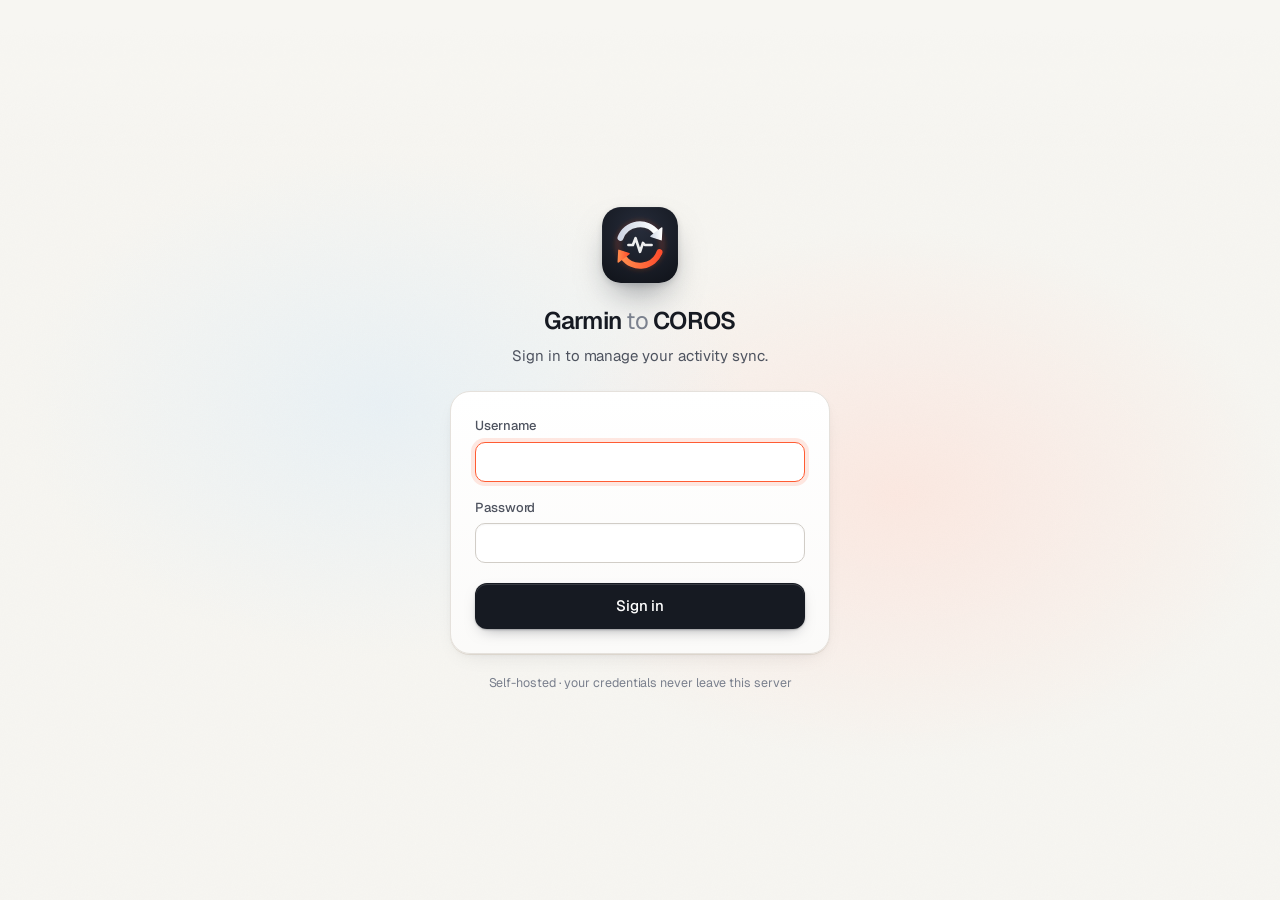
<file: static/login.html>
<!doctype html>
<html lang="en">
<head>
  <meta charset="utf-8" />
  <meta name="viewport" content="width=device-width, initial-scale=1, viewport-fit=cover" />
  <title>Sign in · Garmin → COROS Sync</title>
  <meta name="robots" content="noindex" />
  <!-- Solid colours matching the opaque header/page: iOS Safari tints its bars from these. -->
  <meta name="theme-color" content="#f7f6f2" />
  <meta name="color-scheme" content="light" />
  <meta name="format-detection" content="telephone=no" />
  <link rel="manifest" href="/manifest.webmanifest" />
  <link rel="icon" href="/static/icons/icon.svg" type="image/svg+xml" />
  <link rel="icon" href="/static/icons/favicon-32.png" sizes="32x32" type="image/png" />
  <link rel="apple-touch-icon" href="/static/icons/apple-touch-icon.png" />
  <meta name="mobile-web-app-capable" content="yes" />
  <meta name="apple-mobile-web-app-capable" content="yes" />
  <meta name="apple-mobile-web-app-title" content="COROS Sync" />
  <meta name="apple-mobile-web-app-status-bar-style" content="default" />
  <link rel="preconnect" href="https://fonts.googleapis.com" />
  <link rel="preconnect" href="https://fonts.gstatic.com" crossorigin />
  <link href="https://fonts.googleapis.com/css2?family=Geist:wght@400;500;600;700&family=Geist+Mono:wght@400;500&display=swap" rel="stylesheet" />
  <link rel="stylesheet" href="/static/styles.css" />
</head>
<body class="login-body">
  <main class="login-wrap">
    <img class="login-icon" src="/static/icons/icon.svg" width="76" height="76" alt="" />
    <h1 class="login-title">Garmin <span class="muted">to</span> COROS</h1>
    <p class="login-sub">Sign in to manage your activity sync.</p>

    <form class="card login-card" id="login-form" autocomplete="on" novalidate>
      <div class="form-error" id="login-error" role="alert" hidden></div>
      <div class="field">
        <label for="username">Username</label>
        <input type="text" id="username" name="username" autocomplete="username" autocapitalize="none" spellcheck="false" required />
      </div>
      <div class="field">
        <label for="password">Password</label>
        <input type="password" id="password" name="password" autocomplete="current-password" required />
      </div>
      <button class="btn btn-primary btn-lg login-submit" id="login-submit" type="submit"><span>Sign in</span></button>
    </form>

    <p class="login-foot">Self-hosted · your credentials never leave this server</p>
  </main>

  <script src="/static/login.js"></script>
  <script src="/static/pwa.js"></script>
</body>
</html>
</file>
<file: static/styles.css>
/* ==========================================================================
   Garmin → COROS Sync — design system
   ========================================================================== */

:root {
  /* Palette (HSL) */
  --bg: #f7f6f2;                     /* hsl(40 23% 96%); keep in sync with theme-color + manifest */
  --bg-grain: hsl(40 18% 92%);
  --surface: hsl(0 0% 100%);
  --surface-2: hsl(40 20% 98%);
  --ink: hsl(222 22% 11%);
  --ink-2: hsl(222 10% 34%);
  --ink-3: hsl(222 8% 52%);
  --line: hsl(35 14% 88%);
  --line-strong: hsl(35 10% 80%);

  --accent: hsl(12 100% 60%);        /* COROS-ish signal orange */
  --accent-ink: hsl(12 80% 42%);
  --accent-soft: hsl(14 100% 96%);
  --garmin: hsl(205 90% 42%);

  --ok: hsl(152 52% 36%);
  --ok-soft: hsl(150 50% 94%);
  --warn: hsl(36 92% 42%);
  --warn-soft: hsl(42 95% 93%);
  --bad: hsl(356 70% 50%);
  --bad-soft: hsl(356 90% 96%);
  --info: hsl(212 70% 46%);
  --info-soft: hsl(212 90% 96%);

  /* Type */
  --font: "Geist", ui-sans-serif, system-ui, -apple-system, "Segoe UI", sans-serif;
  --mono: "Geist Mono", ui-monospace, "SF Mono", Menlo, monospace;

  /* Shape & depth */
  --r-sm: 8px;
  --r: 14px;
  --r-lg: 20px;
  --shadow-1: 0 1px 0 hsl(35 20% 80% / 0.5), 0 1px 2px hsl(222 30% 10% / 0.04);
  --shadow-2: 0 1px 0 hsl(35 20% 80% / 0.6), 0 8px 24px -12px hsl(222 30% 10% / 0.14), 0 2px 6px -2px hsl(222 30% 10% / 0.05);
  --shadow-3: 0 24px 60px -20px hsl(222 40% 10% / 0.35), 0 4px 12px hsl(222 30% 10% / 0.08);

  --ease: cubic-bezier(0.2, 0.7, 0.2, 1);
  --t: 180ms var(--ease);
}

*, *::before, *::after { box-sizing: border-box; }
html {
  -webkit-text-size-adjust: 100%;
  /* Solid colour: iOS Safari samples it to tint its toolbars and the overscroll area.
     Gradients or translucency here make Safari fall back to a blurred gradient bar. */
  background-color: var(--bg);
  color-scheme: light;
  -webkit-tap-highlight-color: transparent;
}
body {
  margin: 0;
  position: relative;
  font-family: var(--font);
  font-size: 15px;
  line-height: 1.5;
  letter-spacing: -0.005em;
  color: var(--ink);
  background-color: var(--bg);
  -webkit-font-smoothing: antialiased;
  min-height: 100vh;
  min-height: 100dvh;
  /* viewport-fit=cover: keep content clear of the notch / Dynamic Island in landscape. */
  padding-left: env(safe-area-inset-left);
  padding-right: env(safe-area-inset-right);
}
/* Decorative glows + paper grain. Absolutely positioned (scrolling with the page) rather
   than fixed, so no full-viewport fixed layer sits against the top edge. */
body::before, body::after {
  content: "";
  position: absolute;
  inset: 0;
  pointer-events: none;
  z-index: 0;
}
body::before {
  background:
    radial-gradient(1200px 500px at 90% -10%, hsl(14 100% 92% / 0.55), transparent 60%),
    radial-gradient(900px 400px at -10% 0%, hsl(205 70% 92% / 0.45), transparent 60%);
  background-repeat: no-repeat;
}
body::after {
  opacity: 0.35;
  background-image: url("data:image/svg+xml,%3Csvg xmlns='http://www.w3.org/2000/svg' width='160' height='160'%3E%3Cfilter id='n'%3E%3CfeTurbulence type='fractalNoise' baseFrequency='.9' numOctaves='2' stitchTiles='stitch'/%3E%3CfeColorMatrix values='0 0 0 0 0.3 0 0 0 0 0.25 0 0 0 0 0.2 0 0 0 0.08 0'/%3E%3C/filter%3E%3Crect width='100%25' height='100%25' filter='url(%23n)'/%3E%3C/svg%3E");
}
body > * { position: relative; z-index: 1; }
button, a, label, select, summary { touch-action: manipulation; }

h1, h2, h3 { margin: 0; font-weight: 600; letter-spacing: -0.02em; }
h2 { font-size: 16px; }
p { margin: 0; }
button, input, select { font: inherit; color: inherit; }
.mono { font-family: var(--mono); font-feature-settings: "tnum"; letter-spacing: -0.01em; }
.muted { color: var(--ink-3); font-weight: 400; }
.sr-only { position: absolute; width: 1px; height: 1px; overflow: hidden; clip: rect(0 0 0 0); white-space: nowrap; }
[hidden] { display: none !important; }

.wrap { width: min(1120px, 100% - 40px); margin-inline: auto; }

/* ---------------------------------------------------------------- Top bar */
.topbar {
  position: sticky; top: 0; z-index: 20;
  /* Opaque, same colour as the page and theme-color: Safari picks it up as its bar tint.
     (No backdrop-filter / alpha — those trigger iOS's gradient fallback.) */
  background-color: var(--bg);
  border-bottom: 1px solid var(--line);
  padding-top: env(safe-area-inset-top);
}
.topbar-inner { display: flex; align-items: center; justify-content: space-between; height: 64px; }
.brand { display: inline-flex; align-items: center; gap: 12px; text-decoration: none; color: var(--ink); }
.brand-mark {
  display: inline-flex; align-items: center; gap: 4px;
  padding: 7px 9px; border-radius: 11px;
  background: var(--ink); color: hsl(0 0% 100% / 0.55);
  box-shadow: inset 0 1px 0 hsl(0 0% 100% / 0.12), var(--shadow-1);
}
.dot { width: 9px; height: 9px; border-radius: 50%; }
.dot-garmin { background: #fff; }
.dot-coros { background: var(--accent); box-shadow: 0 0 0 3px hsl(12 100% 60% / 0.18); }
.brand-text { font-weight: 600; font-size: 16px; letter-spacing: -0.02em; }

.conn-pills { display: flex; gap: 8px; }
.pill {
  display: inline-flex; align-items: center; gap: 8px;
  height: 32px; padding: 0 12px 0 10px;
  border: 1px solid var(--line); border-radius: 999px;
  background: var(--surface); box-shadow: var(--shadow-1);
  font-size: 13px; font-weight: 500; color: var(--ink-2);
  cursor: pointer; transition: transform var(--t), box-shadow var(--t), color var(--t);
}
.pill:hover { color: var(--ink); transform: translateY(-1px); box-shadow: var(--shadow-2); }
.led { width: 8px; height: 8px; border-radius: 50%; background: var(--line-strong); transition: background var(--t), box-shadow var(--t); }
.pill.is-ok .led { background: var(--ok); box-shadow: 0 0 0 3px hsl(152 52% 36% / 0.15); }
.pill.is-bad .led { background: var(--bad); box-shadow: 0 0 0 3px hsl(356 70% 50% / 0.15); }

/* ----------------------------------------------------------------- Layout */
.layout {
  display: grid;
  grid-template-columns: minmax(0, 1fr) 360px;
  gap: 24px;
  padding-block: 32px 64px;
  align-items: start;
}
.col-main, .col-side { display: grid; gap: 24px; min-width: 0; }
.col-side { position: sticky; top: calc(88px + env(safe-area-inset-top)); }

/* ------------------------------------------------------------------ Cards */
.card {
  background: linear-gradient(180deg, var(--surface), var(--surface-2));
  border: 1px solid var(--line);
  border-radius: var(--r-lg);
  box-shadow: var(--shadow-2);
  padding: 22px;
}
.card-head { display: flex; align-items: flex-start; justify-content: space-between; gap: 16px; margin-bottom: 18px; }
.card-sub { color: var(--ink-3); font-size: 13.5px; margin-top: 3px; }
.eyebrow {
  font-size: 12px; font-weight: 500; text-transform: uppercase; letter-spacing: 0.08em;
  color: var(--ink-3); margin-bottom: 8px;
}

/* -------------------------------------------------------------- Sync card */
.sync-card { padding: 28px; overflow: hidden; }
.sync-head { display: flex; justify-content: space-between; gap: 24px; align-items: flex-end; flex-wrap: wrap; }
.sync-headline { font-size: clamp(24px, 3.2vw, 32px); line-height: 1.15; letter-spacing: -0.03em; font-weight: 600; max-width: 22ch; }
.sync-sub { color: var(--ink-2); margin-top: 8px; min-height: 1.5em; }
.sync-actions { display: flex; gap: 10px; align-items: center; }

.stats {
  display: grid; grid-template-columns: repeat(3, 1fr);
  margin: 26px -28px -28px; border-top: 1px solid var(--line);
  background: hsl(40 25% 97% / 0.8);
}
.stats > div { padding: 16px 28px; }
.stats > div + div { border-left: 1px solid var(--line); }
.stats dt { font-size: 12.5px; color: var(--ink-3); }
.stats dd { margin: 4px 0 0; font-weight: 600; font-size: 15px; letter-spacing: -0.01em; }

/* Progress */
.progress { margin-top: 24px; animation: rise 280ms var(--ease); }
.progress-meta { display: flex; justify-content: space-between; font-size: 13.5px; font-weight: 500; margin-bottom: 8px; }
.progress-track { height: 8px; background: hsl(35 20% 92%); border-radius: 999px; overflow: hidden; position: relative; }
.progress-bar {
  height: 100%; width: 0; border-radius: inherit;
  background: linear-gradient(90deg, var(--accent), hsl(24 100% 58%));
  transition: width 500ms var(--ease);
  position: relative;
}
.progress-bar::after {
  content: ""; position: absolute; inset: 0;
  background: linear-gradient(90deg, transparent, hsl(0 0% 100% / 0.45), transparent);
  animation: shimmer 1.4s linear infinite;
}
.progress.is-indeterminate .progress-bar { width: 30% !important; animation: slide 1.3s var(--ease) infinite; }
.progress-current { margin-top: 8px; font-size: 13px; color: var(--ink-3); min-height: 1.4em; white-space: nowrap; overflow: hidden; text-overflow: ellipsis; }

/* Onboarding */
.onboarding { margin-top: 22px; }
.steps { list-style: none; margin: 0; padding: 0; display: grid; gap: 8px; }
.steps li {
  display: grid; grid-template-columns: 28px 1fr auto; gap: 14px; align-items: center;
  padding: 12px 14px; border: 1px solid var(--line); border-radius: var(--r);
  background: var(--surface);
  transition: background var(--t), border-color var(--t);
}
.steps li div { display: grid; }
.steps li strong { font-weight: 600; font-size: 14.5px; }
.steps li span:not(.step-num) { font-size: 13px; color: var(--ink-3); }
.step-num {
  width: 28px; height: 28px; border-radius: 50%; display: grid; place-items: center;
  font-family: var(--mono); font-size: 12.5px; font-weight: 500;
  background: hsl(35 20% 93%); color: var(--ink-2);
}
.steps li.is-done { background: var(--ok-soft); border-color: hsl(150 40% 85%); }
.steps li.is-done .step-num { background: var(--ok); color: #fff; font-size: 0; }
.steps li.is-done .step-num::after { content: "✓"; font-size: 13px; }
.steps li.is-done .btn { display: none; }

/* ---------------------------------------------------------------- Buttons */
.btn {
  --h: 38px;
  display: inline-flex; align-items: center; justify-content: center; gap: 8px;
  height: var(--h); padding: 0 16px;
  border-radius: 10px; border: 1px solid transparent;
  font-weight: 500; font-size: 14px; letter-spacing: -0.01em;
  cursor: pointer; white-space: nowrap; user-select: none;
  transition: transform var(--t), background var(--t), box-shadow var(--t), color var(--t), border-color var(--t), opacity var(--t);
}
.btn:active:not(:disabled) { transform: translateY(1px) scale(0.99); }
.btn:disabled { opacity: 0.45; cursor: not-allowed; }
.btn:focus-visible, .pill:focus-visible, input:focus-visible, select:focus-visible, .run-row:focus-visible {
  outline: 2px solid hsl(12 100% 60% / 0.55); outline-offset: 2px;
}
.btn-lg { --h: 46px; padding: 0 22px; font-size: 15px; border-radius: 12px; }
.btn-sm { --h: 32px; padding: 0 12px; font-size: 13px; border-radius: 9px; }
.btn-block { width: 100%; margin-top: 12px; }

.btn-primary {
  background: var(--ink); color: #fff;
  box-shadow: inset 0 1px 0 hsl(0 0% 100% / 0.14), 0 1px 2px hsl(222 30% 10% / 0.25), 0 6px 16px -8px hsl(222 30% 10% / 0.5);
}
.btn-primary:hover:not(:disabled) { background: hsl(222 22% 18%); box-shadow: inset 0 1px 0 hsl(0 0% 100% / 0.14), 0 2px 4px hsl(222 30% 10% / 0.2), 0 10px 22px -10px hsl(222 30% 10% / 0.55); }
.btn-ghost { background: var(--surface); border-color: var(--line); color: var(--ink); box-shadow: var(--shadow-1); }
.btn-ghost:hover:not(:disabled) { border-color: var(--line-strong); background: hsl(40 20% 99%); }
.btn-text { background: transparent; color: var(--ink-2); padding-inline: 10px; }
.btn-text:hover:not(:disabled) { color: var(--ink); background: hsl(35 20% 93%); }
.btn-danger { color: var(--bad); }

.ico { width: 18px; height: 18px; fill: none; stroke: currentColor; stroke-width: 2; stroke-linecap: round; stroke-linejoin: round; }
.is-running .spin-on-run { animation: spin 0.9s linear infinite; }

/* ----------------------------------------------------------------- Inputs */
.field { display: grid; gap: 6px; margin-bottom: 16px; border: 0; padding: 0; min-width: 0; }
.field > label, .field > legend { font-size: 13px; font-weight: 500; color: var(--ink-2); padding: 0; margin-bottom: 0; }
fieldset.field legend { margin-bottom: 6px; }
input[type="email"], input[type="password"], input[type="text"], input[type="number"], input[type="time"], select {
  width: 100%; height: 40px; padding: 0 12px;
  border: 1px solid var(--line-strong); border-radius: 10px;
  background: var(--surface);
  box-shadow: inset 0 1px 2px hsl(222 30% 10% / 0.04);
  transition: border-color var(--t), box-shadow var(--t);
}
input:hover, select:hover { border-color: hsl(35 10% 72%); }
input:focus, select:focus { outline: none; border-color: var(--accent); box-shadow: 0 0 0 4px hsl(12 100% 60% / 0.14); }
.select-wrap { position: relative; display: block; }
.select-wrap select { appearance: none; padding-right: 34px; cursor: pointer; }
.select-wrap::after {
  content: ""; position: absolute; right: 13px; top: 50%; width: 7px; height: 7px; margin-top: -5px;
  border-right: 1.6px solid var(--ink-3); border-bottom: 1.6px solid var(--ink-3); transform: rotate(45deg); pointer-events: none;
}
.sync-actions .select-wrap select { height: 46px; border-radius: 12px; min-width: 150px; font-weight: 500; }
.input-suffix { display: flex; align-items: center; gap: 10px; }
.input-suffix input { width: 96px; font-family: var(--mono); }
.input-suffix span { color: var(--ink-3); font-size: 14px; }
.hint { font-size: 12.5px; color: var(--ink-3); }

/* Switch */
.switch { position: relative; display: inline-flex; cursor: pointer; flex-shrink: 0; }
.switch input { position: absolute; opacity: 0; inset: 0; cursor: pointer; }
.switch-track {
  width: 44px; height: 26px; border-radius: 999px; background: hsl(35 14% 84%);
  box-shadow: inset 0 1px 2px hsl(222 30% 10% / 0.12);
  transition: background var(--t); position: relative;
}
.switch-thumb {
  position: absolute; top: 3px; left: 3px; width: 20px; height: 20px; border-radius: 50%;
  background: #fff; box-shadow: 0 1px 3px hsl(222 30% 10% / 0.25);
  transition: transform 220ms var(--ease);
}
.switch input:checked + .switch-track { background: var(--ok); }
.switch input:checked + .switch-track .switch-thumb { transform: translateX(18px); }
.switch input:focus-visible + .switch-track { outline: 2px solid hsl(12 100% 60% / 0.55); outline-offset: 2px; }

/* Segmented */
.segmented {
  display: grid; grid-template-columns: 1fr 1fr; gap: 4px; padding: 4px;
  background: hsl(35 20% 93%); border-radius: 12px; margin-bottom: 18px;
}
.segmented label { position: relative; }
.segmented input { position: absolute; opacity: 0; inset: 0; cursor: pointer; }
.segmented span {
  display: grid; place-items: center; height: 34px; border-radius: 9px;
  font-size: 13.5px; font-weight: 500; color: var(--ink-2);
  transition: background var(--t), color var(--t), box-shadow var(--t);
}
.segmented input:checked + span { background: var(--surface); color: var(--ink); box-shadow: var(--shadow-1), 0 1px 3px hsl(222 30% 10% / 0.08); }
.segmented input:focus-visible + span { outline: 2px solid hsl(12 100% 60% / 0.55); }

.days { display: grid; grid-template-columns: repeat(7, 1fr); gap: 6px; }
.day { position: relative; }
.day input { position: absolute; opacity: 0; inset: 0; cursor: pointer; }
.day span {
  display: grid; place-items: center; height: 36px; border-radius: 9px;
  border: 1px solid var(--line-strong); background: var(--surface);
  font-size: 12.5px; font-weight: 500; color: var(--ink-3);
  transition: all var(--t);
}
.day input:checked + span { background: var(--ink); border-color: var(--ink); color: #fff; }
.day input:focus-visible + span { outline: 2px solid hsl(12 100% 60% / 0.55); outline-offset: 1px; }

.sched-form { transition: opacity var(--t); }
.sched-form.is-off { opacity: 0.55; }
.form-foot { display: flex; align-items: center; justify-content: flex-end; gap: 12px; margin-top: 4px; }

/* ------------------------------------------------------------ Connections */
.conns { list-style: none; margin: 0; padding: 0; display: grid; gap: 10px; }
.conn {
  display: grid; grid-template-columns: 38px 1fr auto; gap: 12px; align-items: center;
  padding: 12px; border: 1px solid var(--line); border-radius: var(--r); background: var(--surface);
}
.conn-logo {
  position: relative; flex: none;
  width: 38px; height: 38px; border-radius: 11px; display: grid; place-items: center;
  font-weight: 700; font-size: 16px; color: #fff;
  box-shadow: inset 0 1px 0 hsl(0 0% 100% / 0.2), var(--shadow-1);
}
.conn-logo.garmin { background: linear-gradient(160deg, hsl(205 90% 48%), hsl(212 90% 34%)); }
.conn-logo.coros { background: linear-gradient(160deg, hsl(222 18% 22%), hsl(222 22% 8%)); }
.conn-logo.coros::after { content: ""; width: 6px; height: 6px; border-radius: 50%; background: var(--accent); position: absolute; transform: translate(10px, -10px); }
.conn-body { display: grid; min-width: 0; }
.conn-body strong { font-size: 14px; font-weight: 600; }
.conn-detail { font-size: 12.5px; color: var(--ink-3); overflow: hidden; text-overflow: ellipsis; white-space: nowrap; }
.conn.is-ok .conn-detail::before { content: ""; display: inline-block; width: 6px; height: 6px; border-radius: 50%; background: var(--ok); margin-right: 6px; vertical-align: 1px; }
.conn-error { font-size: 12px; color: var(--bad); margin-top: 2px; }
.conn-actions { display: flex; flex-direction: column; align-items: flex-end; gap: 2px; }

.footnote { font-size: 12px; color: var(--ink-3); padding-inline: 6px; line-height: 1.55; }

/* ---------------------------------------------------------------- History */
.history-card { padding-bottom: 14px; }
.runs { list-style: none; margin: 0 -10px; padding: 0; }
.run { position: relative; border-radius: var(--r); transition: background var(--t); }
.run + .run::before {
  content: ""; position: absolute; top: 0; left: 10px; right: 10px; height: 1px; background: var(--line);
}
.run.is-open { background: hsl(40 25% 97%); }
.run.is-open::before, .run.is-open + .run::before { display: none; }
.run-row {
  width: 100%; display: grid; grid-template-columns: 34px minmax(0, 1fr) auto 18px; gap: 14px; align-items: center;
  padding: 14px 10px; background: none; border: 0; text-align: left; cursor: pointer; border-radius: var(--r);
}
.run-row:hover { background: hsl(40 25% 97%); }
.run-status {
  width: 34px; height: 34px; border-radius: 10px; display: grid; place-items: center;
}
.run-status svg { width: 17px; height: 17px; fill: none; stroke: currentColor; stroke-width: 2.2; stroke-linecap: round; stroke-linejoin: round; }
.st-success { background: var(--ok-soft); color: var(--ok); }
.st-partial { background: var(--warn-soft); color: var(--warn); }
.st-failed { background: var(--bad-soft); color: var(--bad); }
.st-running { background: var(--accent-soft); color: var(--accent-ink); }
.st-running svg { animation: spin 0.9s linear infinite; }
.run-main { min-width: 0; }
.run-title { display: flex; align-items: center; gap: 8px; font-weight: 600; font-size: 14.5px; }
.run-summary { font-size: 13px; color: var(--ink-3); margin-top: 1px; white-space: nowrap; overflow: hidden; text-overflow: ellipsis; }
.run-summary b { font-weight: 500; color: var(--ink-2); }
.run-summary .err { color: var(--bad); }
.run-meta { text-align: right; font-size: 12.5px; color: var(--ink-3); }
.run-meta .mono { display: block; color: var(--ink-2); font-size: 12.5px; }
.chev { width: 18px; height: 18px; fill: none; stroke: var(--ink-3); stroke-width: 2; transition: transform var(--t); }
.run.is-open .chev { transform: rotate(180deg); }

.tag {
  display: inline-flex; align-items: center; height: 20px; padding: 0 7px; border-radius: 6px;
  font-size: 11.5px; font-weight: 500; letter-spacing: 0;
  background: hsl(35 20% 92%); color: var(--ink-2);
}
.tag-scheduled { background: var(--info-soft); color: var(--info); }

.run-detail { padding: 0 10px 14px 58px; animation: rise 220ms var(--ease); }
.run-message { font-size: 13px; color: var(--ink-2); padding: 10px 12px; border-radius: 10px; background: var(--surface); border: 1px solid var(--line); margin-bottom: 10px; }
.run-message.is-bad { color: var(--bad); background: var(--bad-soft); border-color: hsl(356 70% 90%); }
.items { list-style: none; margin: 0; padding: 0; display: grid; gap: 6px; }
.item {
  display: grid; grid-template-columns: 32px minmax(0, 1fr) auto; gap: 12px; align-items: center;
  padding: 10px 12px; background: var(--surface); border: 1px solid var(--line); border-radius: 12px;
}
.item-ico { width: 32px; height: 32px; border-radius: 9px; display: grid; place-items: center; background: hsl(35 20% 94%); font-size: 15px; }
.item-name { font-weight: 500; font-size: 14px; white-space: nowrap; overflow: hidden; text-overflow: ellipsis; }
.item-meta { font-size: 12.5px; color: var(--ink-3); display: flex; gap: 10px; flex-wrap: wrap; }
.item-detail { font-size: 12.5px; color: var(--ink-3); margin-top: 2px; }
.item-detail.is-bad { color: var(--bad); }
.item-side { display: grid; justify-items: end; gap: 4px; }
.chip { display: inline-flex; align-items: center; gap: 5px; height: 22px; padding: 0 8px; border-radius: 999px; font-size: 12px; font-weight: 500; }
.chip::before { content: ""; width: 6px; height: 6px; border-radius: 50%; background: currentColor; }
.chip-uploaded { background: var(--ok-soft); color: var(--ok); }
.chip-pending { background: var(--info-soft); color: var(--info); }
.chip-skipped { background: hsl(35 20% 93%); color: var(--ink-3); }
.chip-failed { background: var(--bad-soft); color: var(--bad); }
.link-btn { background: none; border: 0; padding: 0; font-size: 12px; color: var(--ink-3); text-decoration: underline; text-underline-offset: 2px; cursor: pointer; }
.link-btn:hover { color: var(--ink); }
@media (hover: hover) {
  .link-btn.resync { opacity: 0; transition: opacity var(--t); }
  .item:hover .link-btn.resync, .link-btn.resync:focus-visible, .link-btn.resync:disabled { opacity: 1; }
}
.items-empty { font-size: 13px; color: var(--ink-3); padding: 4px 2px; }

.empty { display: grid; justify-items: center; gap: 10px; padding: 36px 12px 28px; color: var(--ink-3); font-size: 14px; text-align: center; }
.empty svg { width: 30px; height: 30px; fill: none; stroke: var(--line-strong); stroke-width: 1.8; stroke-linecap: round; }

/* ----------------------------------------------------------------- Dialog */
.dialog {
  width: min(420px, calc(100% - 32px)); padding: 0; border: 1px solid var(--line);
  border-radius: var(--r-lg); background: var(--surface); color: var(--ink); box-shadow: var(--shadow-3);
}
.dialog[open] { animation: pop 240ms var(--ease); }
.dialog::backdrop { background: hsl(222 30% 10% / 0.36); backdrop-filter: blur(3px); animation: fade 200ms var(--ease); }
.dialog-form { padding: 24px; }
.dialog-head { display: flex; gap: 14px; align-items: center; margin-bottom: 22px; }
.dialog-head h2 { font-size: 18px; }
.dialog-foot { display: flex; justify-content: flex-end; gap: 8px; margin-top: 8px; }
.form-error { font-size: 13px; color: var(--bad); background: var(--bad-soft); border-radius: 10px; padding: 10px 12px; margin-bottom: 12px; }
.btn.is-loading { position: relative; color: transparent !important; pointer-events: none; }
.btn.is-loading::after {
  content: ""; position: absolute; width: 16px; height: 16px; border-radius: 50%;
  border: 2px solid hsl(0 0% 100% / 0.35); border-top-color: #fff; animation: spin 0.7s linear infinite;
}

/* ----------------------------------------------------------------- Toasts */
.toasts { position: fixed; bottom: calc(20px + env(safe-area-inset-bottom)); left: 50%; transform: translateX(-50%); display: grid; gap: 8px; z-index: 50; width: min(440px, calc(100% - 32px)); }
.toast {
  display: flex; gap: 10px; align-items: flex-start;
  padding: 12px 14px; border-radius: 12px; background: var(--ink); color: #fff;
  box-shadow: var(--shadow-3); font-size: 14px; animation: rise 260ms var(--ease);
}
.toast::before { content: ""; flex: none; width: 8px; height: 8px; border-radius: 50%; margin-top: 6px; background: var(--ok); }
.toast.is-bad::before { background: hsl(356 90% 65%); }
.toast.is-leaving { animation: sink 200ms var(--ease) forwards; }

/* ------------------------------------------------------- Brand icon / auth */
.brand-icon { display: block; width: 34px; height: 34px; border-radius: 9px; box-shadow: 0 6px 14px -6px hsl(222 40% 10% / 0.5); }
.topbar-actions { display: flex; align-items: center; gap: 8px; }
.pill-signout { padding: 0 12px; }
.pill-signout svg { width: 15px; height: 15px; fill: none; stroke: currentColor; stroke-width: 2; stroke-linecap: round; stroke-linejoin: round; }

.login-body { display: grid; place-items: center; padding: calc(32px + env(safe-area-inset-top)) calc(16px + env(safe-area-inset-right)) calc(32px + env(safe-area-inset-bottom)) calc(16px + env(safe-area-inset-left)); }
/* No header here, so keep the top edge flat (iOS samples it for the status/tool bar tint). */
.login-body::before {
  background:
    radial-gradient(520px 360px at 30% 45%, hsl(205 70% 92% / 0.5), transparent 70%),
    radial-gradient(560px 380px at 70% 55%, hsl(14 100% 92% / 0.6), transparent 70%);
}
.login-body::after {
  -webkit-mask-image: linear-gradient(transparent, #000 160px);
  mask-image: linear-gradient(transparent, #000 160px);
}
.login-wrap { width: min(380px, 100%); display: grid; justify-items: center; text-align: center; animation: rise 360ms var(--ease); }
.login-icon { width: 76px; height: 76px; border-radius: 19px; margin-bottom: 20px; box-shadow: 0 18px 36px -14px hsl(222 40% 10% / 0.55), 0 2px 6px hsl(222 30% 10% / 0.12); }
.login-title { font-size: 24px; letter-spacing: -0.03em; }
.login-sub { color: var(--ink-2); margin: 6px 0 24px; }
.login-card { width: 100%; text-align: left; padding: 24px; }
.login-card .field:last-of-type { margin-bottom: 20px; }
.login-submit { width: 100%; }
.login-foot { margin-top: 20px; font-size: 12.5px; color: var(--ink-3); }
.is-shaking { animation: shake 360ms var(--ease); }
@keyframes shake { 20%, 60% { transform: translateX(-6px); } 40%, 80% { transform: translateX(6px); } }

/* ------------------------------------------------------------- Animations */
@keyframes spin { to { transform: rotate(360deg); } }
@keyframes rise { from { opacity: 0; transform: translateY(6px); } to { opacity: 1; transform: none; } }
@keyframes sink { to { opacity: 0; transform: translateY(6px); } }
@keyframes pop { from { opacity: 0; transform: translateY(8px) scale(0.98); } to { opacity: 1; transform: none; } }
@keyframes fade { from { opacity: 0; } }
@keyframes shimmer { from { transform: translateX(-100%); } to { transform: translateX(100%); } }
@keyframes slide { 0% { margin-left: -30%; } 100% { margin-left: 100%; } }

@media (prefers-reduced-motion: reduce) {
  *, *::before, *::after { animation-duration: 0.01ms !important; animation-iteration-count: 1 !important; transition-duration: 0.01ms !important; }
}

/* ------------------------------------------------------------- Responsive */
@media (max-width: 960px) {
  .layout { grid-template-columns: 1fr; }
  .col-side { position: static; grid-template-columns: 1fr 1fr; align-items: start; }
  .footnote { grid-column: 1 / -1; }
}
@media (max-width: 680px) {
  .wrap { width: calc(100% - 24px); }
  .layout { padding-block: 16px 48px; gap: 16px; }
  .col-main, .col-side { gap: 16px; }
  .col-side { grid-template-columns: 1fr; }
  .card { padding: 18px; }
  .sync-card { padding: 20px; }
  .sync-head { flex-direction: column; align-items: stretch; }
  .sync-actions { width: 100%; }
  .sync-actions .select-wrap { flex: 0 0 auto; }
  .sync-actions .select-wrap select { min-width: 0; width: 132px; }
  .sync-actions .btn { flex: 1; }
  .stats { grid-template-columns: 1fr; margin: 22px -20px -20px; }
  .stats > div { padding: 12px 20px; display: flex; justify-content: space-between; align-items: baseline; }
  .stats > div + div { border-left: 0; border-top: 1px solid var(--line); }
  .stats dd { margin: 0; }
  .brand-text { font-size: 15px; }
  .pill { padding: 0 10px 0 9px; }
  .pill-signout { padding: 0 9px; }
  .pill-signout span { display: none; }
  .run-row { grid-template-columns: 34px minmax(0, 1fr) 18px; }
  .run-meta { display: none; }
  .run-detail { padding-left: 10px; }
  .item { grid-template-columns: 32px minmax(0, 1fr); }
  .item-side { grid-column: 2; justify-items: start; grid-auto-flow: column; justify-content: start; align-items: center; gap: 10px; }
}
@media (max-width: 440px) {
  /* Make room for Sign out next to the connection pills: the icon alone carries the brand. */
  .topbar-inner:has(#sign-out:not([hidden])) .brand-text { display: none; }
}

/* ------------------------------------------------------------ iOS / touch */
/* Keep the last content clear of the home indicator and Safari's floating toolbar. */
.layout { padding-bottom: calc(64px + env(safe-area-inset-bottom)); }
@media (max-width: 680px) {
  .layout { padding-bottom: calc(48px + env(safe-area-inset-bottom)); }
}
/* Dialogs must fit the visible viewport (dvh shrinks as Safari's toolbars / keyboard appear). */
.dialog { max-height: calc(100dvh - 32px - env(safe-area-inset-top) - env(safe-area-inset-bottom)); overflow: auto; overscroll-behavior: contain; }
@media (pointer: coarse) {
  /* iOS zooms the whole page when focusing a field whose text is smaller than 16px. */
  input, select, textarea { font-size: 16px; }
}
</file>
